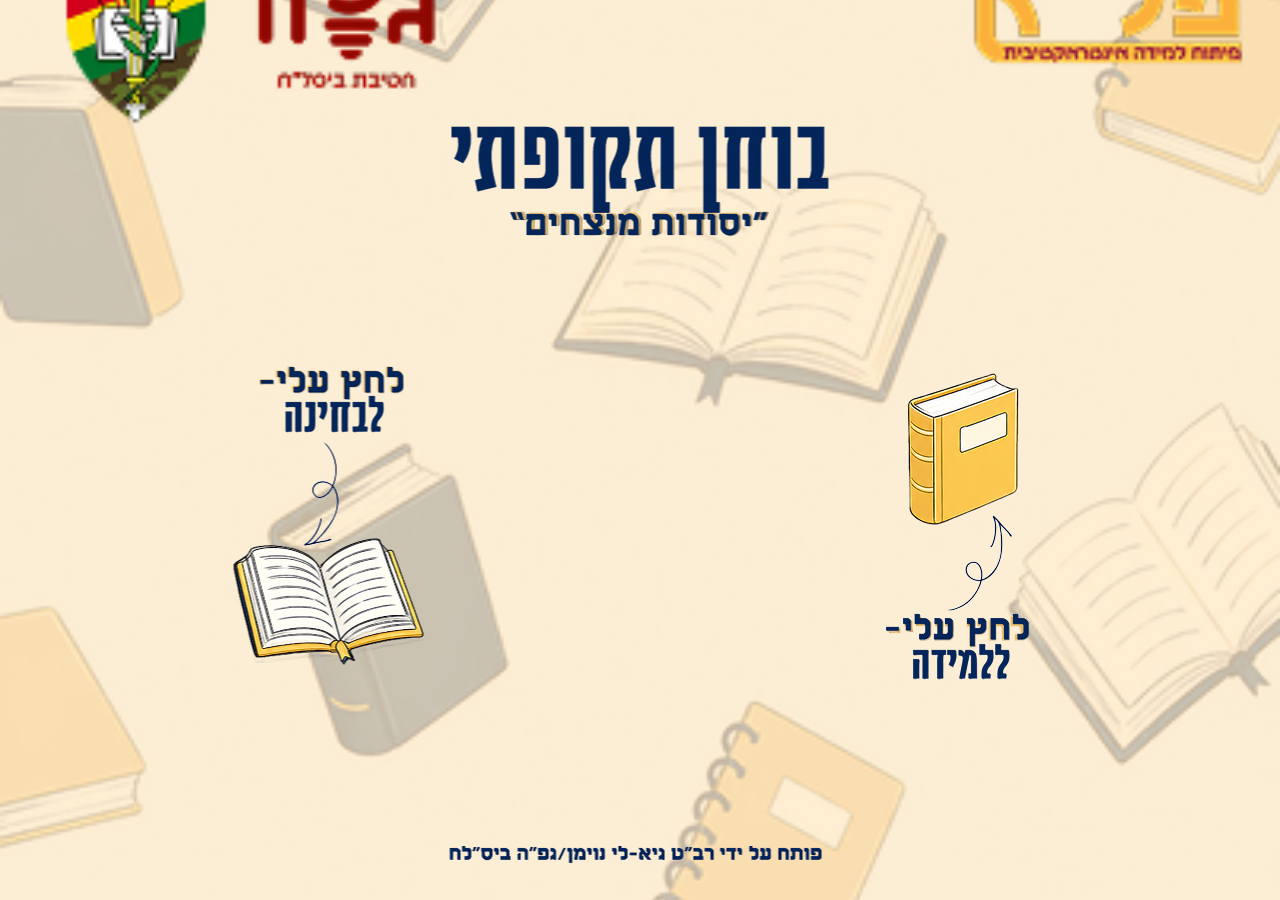
<file: index.html>
<!DOCTYPE html>
<html lang="en">
<head>
  <meta charset="UTF-8">
  <meta name="viewport" content="width=device-width, initial-scale=1.0">
  <title>בוחן ולמידה- יסודות מנצחים</title>
  <link rel="stylesheet" href="index.css">
</head>
<body>
    <img class="navbar" src="assets/elements/logos.png" alt="icon 1">
    <img class="title" src="assets/titles/startT.png" alt="icon 1">
    <div class="buttonS" onclick="goToS()">
    <img src="assets/buttons/toStudy.png" alt="start button">
  </div>
  <div class="buttonT" onclick="goToT()">
    <img src="assets/buttons/toTest.png" alt="start button">
  </div>
        <img class="byGuylee" src="assets/elements/byGuylee.png" alt="icon 1">


</body>
<!-- <script src="https://cdn.jsdelivr.net/npm/@emailjs/browser@4/dist/email.min.js"></script>
<script>
  emailjs.init("EpaOeeO37lgg5m9SS");
</script> -->
<script>  
function goToS() {
    window.location.href = "study.html";
}
function goToT() {
    window.location.href = "ps.html";
}
</script> 
</html>
</file>
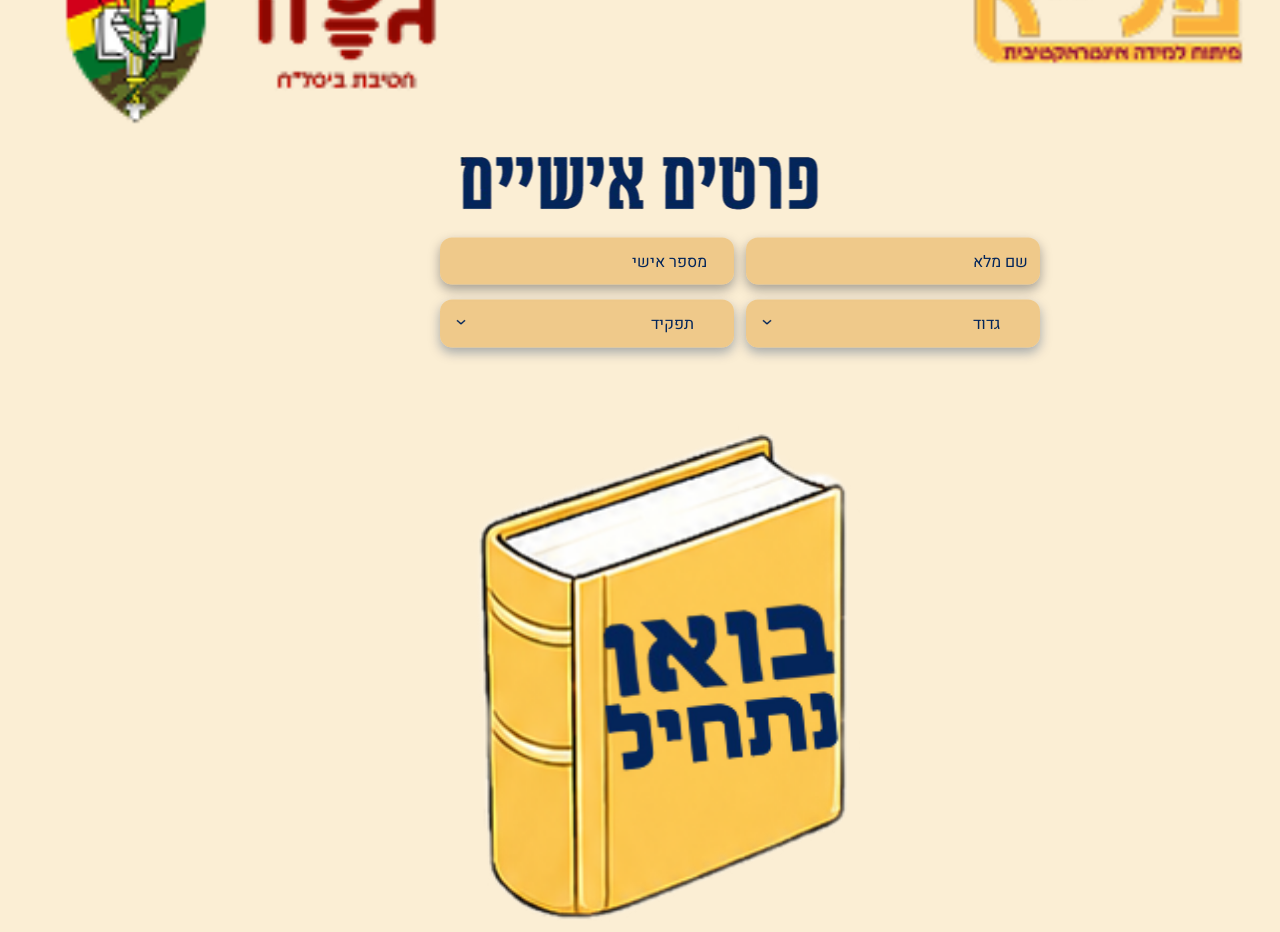
<file: ps.html>
<!DOCTYPE html>
<html lang="en">
<head>
  <meta charset="UTF-8">
  <meta name="viewport" content="width=device-width, initial-scale=1.0">
  <title>בוחן ולמידה- יסודות מנצחים</title>
  <link rel="stylesheet" href="index.css">
</head>
<body>
    <img class="navbar" src="assets/elements/logos.png" alt="icon 1">
    <img class="title" src="assets/titles/personalnfoT.png" alt="icon 1">
<form class="userForm" id="userForm">

    <div class="topInputs">
        <input type="number" id="personalNumber" placeholder="מספר אישי" required>
        <input type="text" id="fullName" placeholder="שם מלא" required>
        
    </div>

<div class="dropdownRow">

  <div class="dropdown" id="roleDropdown">
    <div class="dropdownSelected">תפקיד</div>
    <div class="dropdownList">
      <div class="dropdownItem">מ"כ</div>
      <div class="dropdownItem">מ"פ</div>
      <div class="dropdownItem">מ"מ</div>
      <div class="dropdownItem">קה"ד/ית</div>
      <div class="dropdownItem">משה"ד</div>
    </div>
  </div>

  <div class="dropdown" id="branchDropdown">
    <div class="dropdownSelected">גדוד</div>
    <div class="dropdownList">
      <div class="dropdownItem">17</div>
      <div class="dropdownItem">450</div>
      <div class="dropdownItem">906</div>
    </div>
  </div>

</div>
    <!-- הספר = כפתור -->
    <img src="assets/buttons/startBtn.png" class="bookSubmit"  onclick="submitForm()">

</form>

<script src="main.js"></script>
</body>
<!-- <script src="https://cdn.jsdelivr.net/npm/@emailjs/browser@4/dist/email.min.js"></script>
<script>
  emailjs.init("EpaOeeO37lgg5m9SS");
</script> -->
<script>  

</script> 
<style>
    body {
    background-image: url("assets/backgrounds/plainBg.png");
}
</style>
</html>
</file>
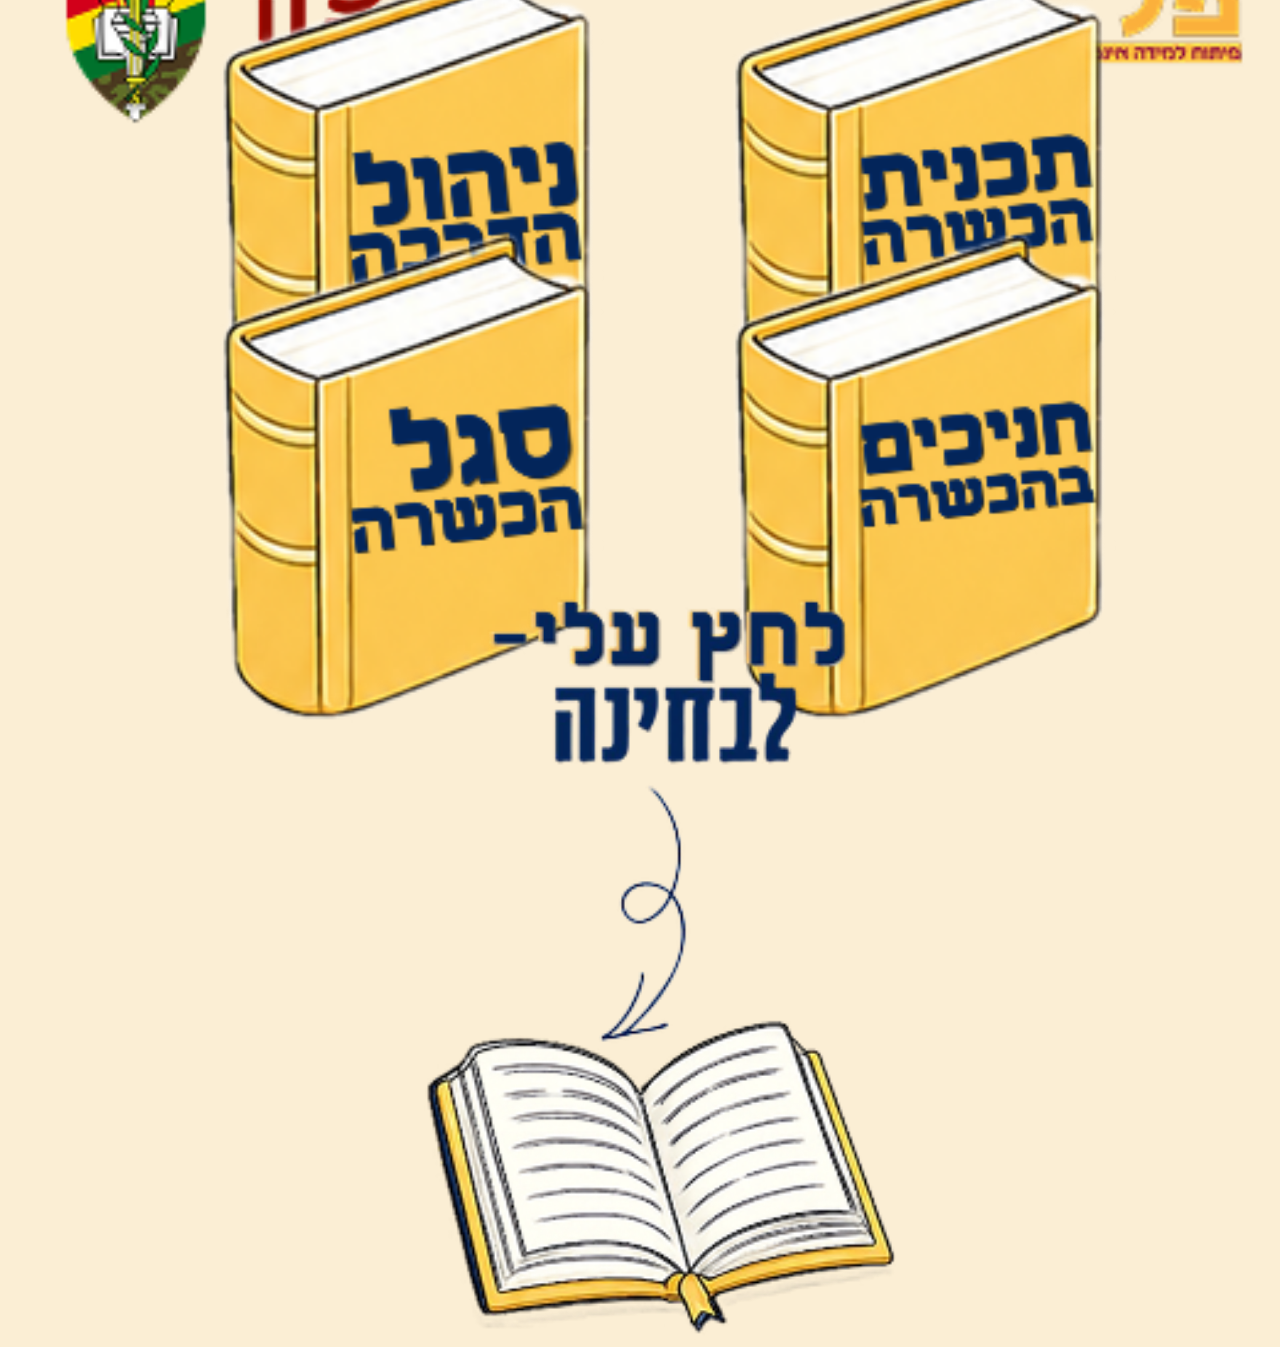
<file: study.html>
<!DOCTYPE html>
<html lang="en">
<head>
  <meta charset="UTF-8">
  <meta name="viewport" content="width=device-width, initial-scale=1.0">
  <title>בוחן ולמידה- יסודות מנצחים</title>
  <link rel="stylesheet" href="index.css">
</head>
<body>
    <img class="navbar" src="assets/elements/logos.png" alt="icon 1">
      <img class="sub1" src="assets/buttons/sub1.png" alt="icon 1">
    <img class="sub2" src="assets/buttons/sub2.png" alt="icon 1">
    <img class="sub3" src="assets/buttons/sub3.png" alt="icon 1">
    <img class="sub4" src="assets/buttons/sub4.png" alt="icon 1">


<div class="test" onclick="goToTest()">
    <img src="assets/buttons/toTest.png" alt="start button">
  </div>

<script src="main2.js"></script>
</body>
<!-- <script src="https://cdn.jsdelivr.net/npm/@emailjs/browser@4/dist/email.min.js"></script>
<script>
  emailjs.init("EpaOeeO37lgg5m9SS");
</script> -->
<script>  
function goToTest() {
    window.location.href = "ps.html";
}
</script> 
<style>
    body {
    background-image: url("assets/backgrounds/plainBg.png");
}
</style>
</html>
</file>
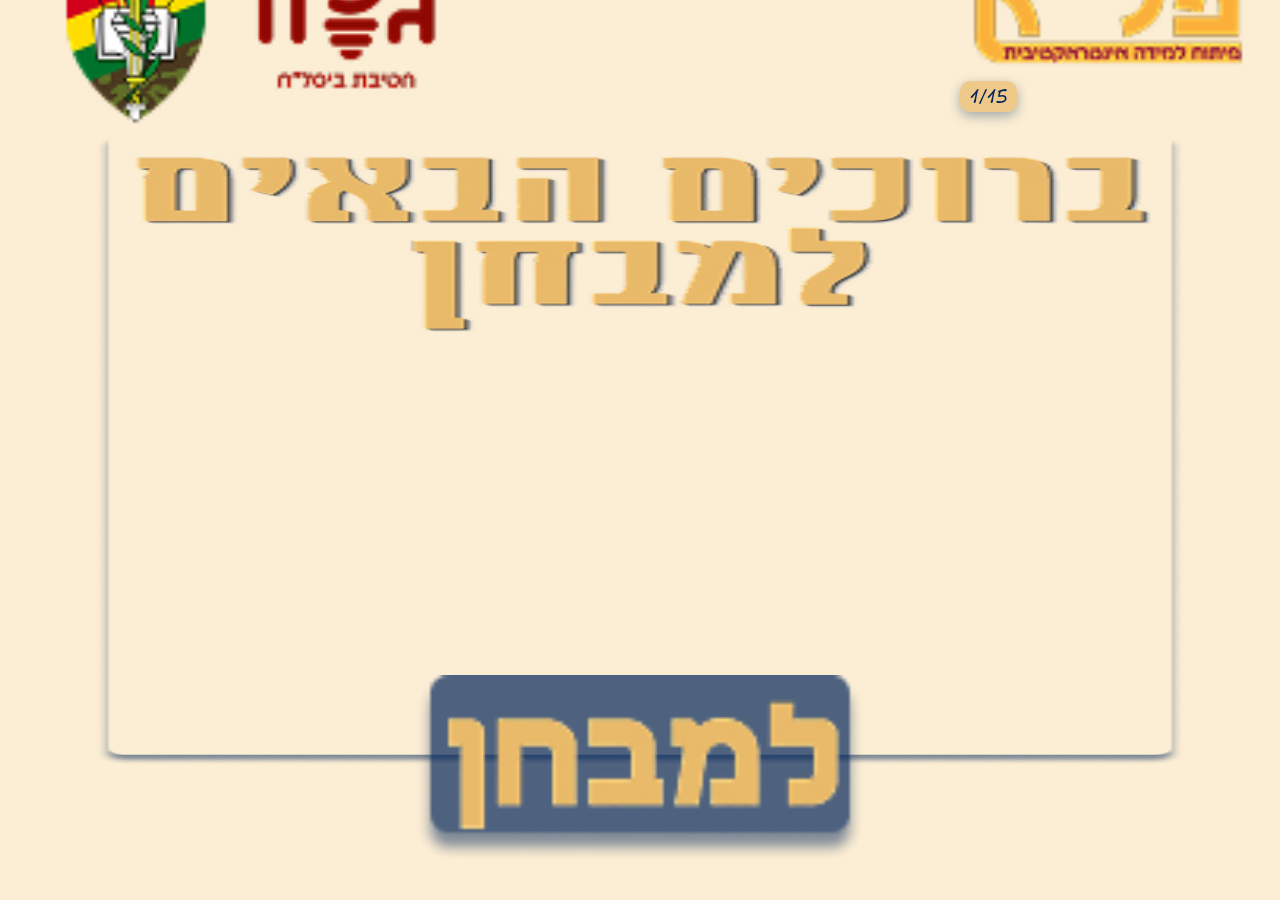
<file: test.html>
<!DOCTYPE html>
<html lang="he">
<head>
  <meta charset="UTF-8">
  <meta name="viewport" content="width=device-width, initial-scale=1.0">
  <title>בוחן ולמידה- יסודות מנצחים</title>

  <link rel="stylesheet" href="index.css">
</head>

<body>

    <img class="navbar" src="assets/elements/logos.png" alt="icon 1">

    <!-- overlay כהה -->
    <div id="overlay" class="overlay"></div>

    <!-- POPUP -->
    <div id="popup" class="popup">

        <img class="popUpbg" src="assets/elements/popUpBG.png" alt="popup bg">

        <p id="popupText" class="popUpText"></p>

        <img 
            class="popUpClose" 
            src="assets/buttons/popUpClose.png" 
            alt="close"
            onclick="closePopup()"
        >

    </div>
 <!-- question counter -->
<div class="questionCounter">
    <span id="currentQuestion">1</span>/<span id="totalQuestions">15</span>
</div>

<!-- question -->
<h1 class="questionTitle" id="questionText">
    השאלה
</h1>

<!-- answers -->
<div class="answersContainer" id="answersContainer"></div>

<!-- next button -->
 <!-- <div class="nextBtn" onclick="nextQuestion()">
    <img src="assets/buttons/nextBtn.png"  alt="start button">
  </div> -->
<script src="main.js"></script>


<script>

const userData = JSON.parse(localStorage.getItem("userData"));

const role = userData.role;

const quiz = quizData[role];

openPopup(quiz.popupText);

</script>

<style>

    body {
    background-image: url("assets/backgrounds/plainBg.png");
}


</style>

</body>
<!-- <script src="https://cdn.jsdelivr.net/npm/@emailjs/browser@4/dist/email.min.js"></script>
<script>
  emailjs.init("EpaOeeO37lgg5m9SS");
</script> -->
</html>
</file>
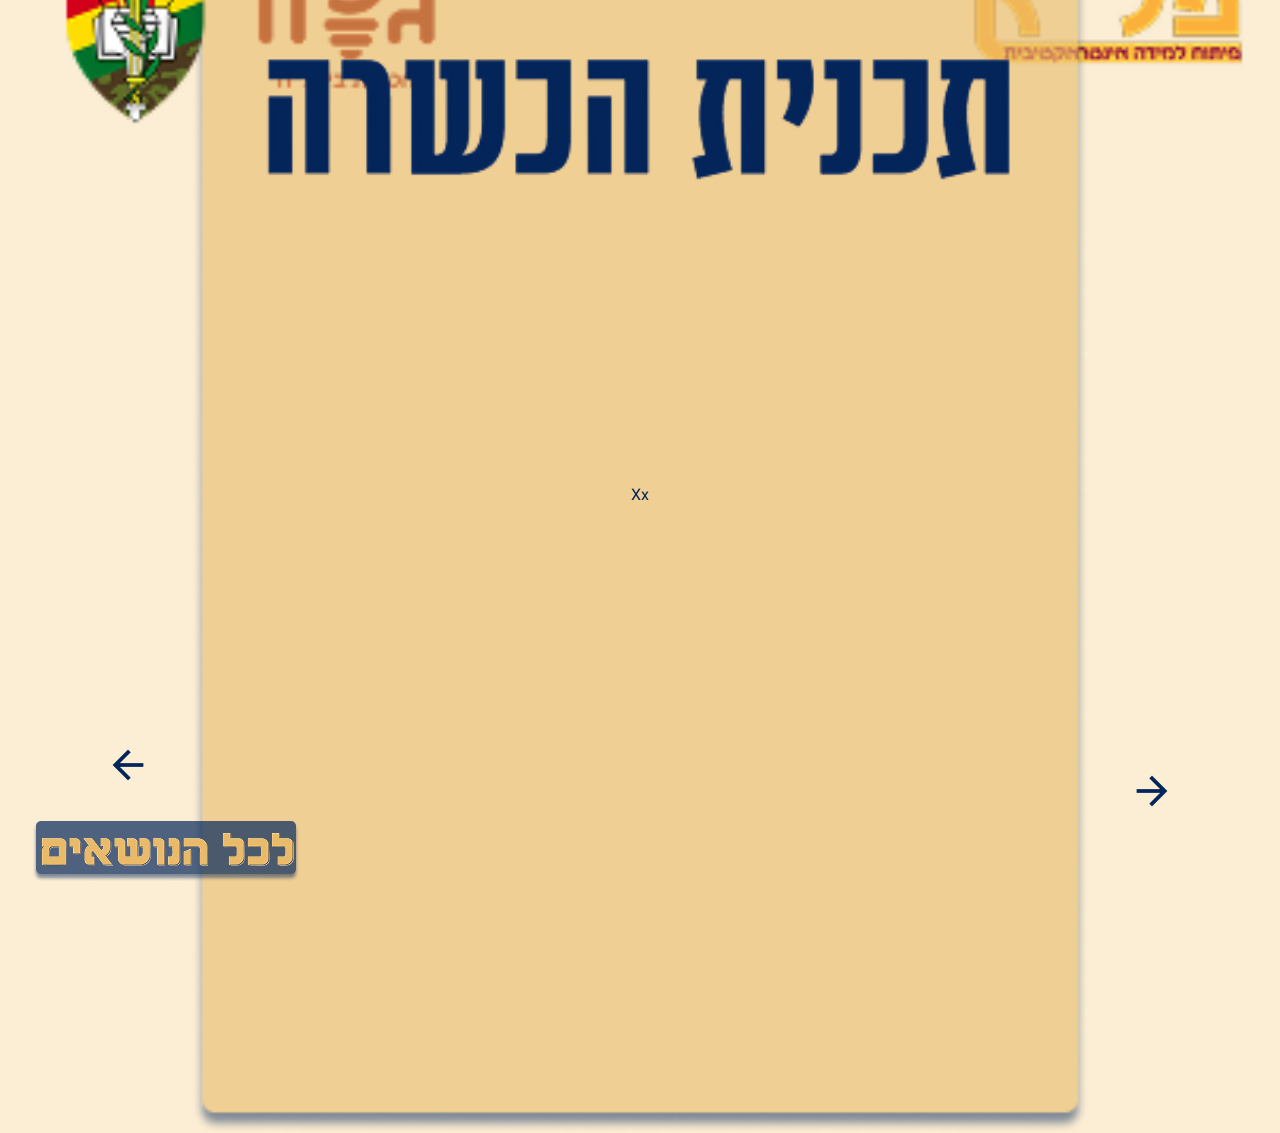
<file: text.html>
<!DOCTYPE html>
<html lang="en">
<head>
  <meta charset="UTF-8">
  <meta name="viewport" content="width=device-width, initial-scale=1.0">
  <title>בוחן ולמידה- יסודות מנצחים</title>
  <link rel="stylesheet" href="index.css">
</head>
<body>
    <img class="navbar" src="assets/elements/logos.png" alt="icon 1">
    <img class="textBg" src="assets/backgrounds/testBg.png" alt="icon 1">
    <img class="forwordBtn" src="assets/buttons/forwordBtn.png" alt="icon 1">
    <img class="backBtn" src="assets/buttons/backBtn.png" alt="icon 1">
    <img class="title" src="assets/titles/sub1.png" alt="icon 1">
    <div class="innerTitle"></div>
    <div class="options"></div>
    <div class="text">Xx</div>
<div class="allSub" onclick="allSub()">
    <img src="assets/buttons/Group 67.png" alt="start button">
  </div>

<script src="main2.js"></script>
</body>
<!-- <script src="https://cdn.jsdelivr.net/npm/@emailjs/browser@4/dist/email.min.js"></script>
<script>
  emailjs.init("EpaOeeO37lgg5m9SS");
</script> -->
<script>  
function goToTest() {
    window.location.href = "ps.html";
}
function allSub() {
    window.location.href = "study.html";
}
</script> 
<style>
    body {
    background-image: url("assets/backgrounds/plainBg.png");
}

.title{
    position: absolute;
    position: absolute;
    top: 13%;
    left: 50%;
    width: 60vw;
    transform: translate(-50%, -50%);
}
</style>
</html>
</file>
<file: index.css>
body {
    margin: 0;
    min-height: 100vh;
    background-image: url("assets/backgrounds/startBg.png");
    background-size: cover;
    background-position: center;
    background-repeat: no-repeat;
    direction: ltr;
    font-family: "yarden";
}

/* ---------------- FONT ---------------- */
@font-face {
    font-family: "yarden";
    src: url("assets/font/Heebo-VariableFont_wght.ttf");
}

@font-face {
    font-family: "BOLD";
    src: url("assets/font/gadi-almog-regular-aaa.otf");
} 

.navbar {
    position: absolute;
    top: 5%;
    left: 50%;
    width: 95%;
    transform: translate(-50%, -50%);
}

.title {
    position: absolute;
    top: 20%;
    left: 50%;
    transform: translate(-50%, -50%);
}

.byGuylee{
    position: absolute;
    top:95%;
    left: 50%;
    transform: translate(-50%, -50%);
    z-index: 1000000;
}

.buttonT {
    cursor: pointer;
    position: absolute;
    top: 40%;
    left: 25%;
    transform: translate(-50%);
    -webkit-tap-highlight-color: transparent;
    user-select: none;
    touch-action: manipulation;
    transition: transform 0.3s ease, filter 0.3s ease;
}

.buttonT:hover {
    transform: translateX(-50%) scale(1.1);
    filter: drop-shadow(0 0 12px rgba(255, 255, 255, 0.8));
}

.buttonT:active {
    transform: translateX(-50%) scale(0.95);
}

.buttonS {
    cursor: pointer;
    position: absolute;
    top: 40%;
    left: 75%;
    transform: translate(-50%);
    -webkit-tap-highlight-color: transparent;
    user-select: none;
    touch-action: manipulation;
    transition: transform 0.3s ease, filter 0.3s ease;
}

.buttonS:hover {
    transform: translateX(-50%) scale(1.1);
    filter: drop-shadow(0 0 12px rgba(255, 255, 255, 0.8));
}

.buttonS:active {
    transform: translateX(-50%) scale(0.95);
}

.button {
    cursor: pointer;
    position: absolute;
    top: 60%;
    left: 50%;
    transform: translate(-50%);
    -webkit-tap-highlight-color: transparent;
    user-select: none;
    touch-action: manipulation;
    transition: transform 0.3s ease, filter 0.3s ease;
}

.button:hover {
    transform: translateX(-50%) scale(1.1);
    filter: drop-shadow(0 0 12px rgba(255, 255, 255, 0.8));
}

.button:active {
    transform: translateX(-50%) scale(0.95);
}

.userForm{
    position: absolute;
    top: 65%;
    left: 50%;
    transform: translate(-50%, -50%);
    font-family: "yarden";

    width: 100vw;
    max-width: 400px;

    display: flex;
    flex-direction: column;
    align-items: center;
    gap: 15px;
}

.topInputs{
    display: flex;
    gap: 12px;

    width: 95vw;
    max-width: 600px;   /* חשוב לרספונסיביות */

    margin: 0 auto;     /* מרכז אופקית */
}

/* input */
.userForm input{
    flex: 1;
    height: 5vh;
    border: none;
    border-radius: 12px;

    background-color: rgba(234, 186, 107, 0.7); /* ✅ 70% */
    color: #03255A;

    padding-right: 12px;
    text-align: right; /* ✅ כתיבה מימין */

    font-family: "yarden";
    font-size: 1rem;
    box-shadow: 0 5px 12px rgba(1, 9, 22, 0.35);
    outline: none;
}

/* placeholder לימין */
.userForm input::placeholder{
    text-align: right;
    color: #03255A;
    opacity: 1;
}

.checkBtn {
    
    border: none;
    border-radius: 12px;

    background-color: rgba(234, 186, 107, 0.7);
    color: #03255A;

    padding: 0 40px 0 15px; /* מקום לחץ */
    text-align: right;

    font-family: "yarden";
    font-size: 1rem;

    box-shadow: 0 5px 12px rgba(3,37,90,0.35);
    outline: none;
    cursor: pointer;
}

/* dropdown */
.userForm select{
    width: 50%;
    height: 45px;

    border: none;
    border-radius: 12px;

    background-color: rgba(234, 186, 107, 0.7);
    color: #03255A;

    padding: 0 40px 0 15px; /* מקום לחץ */
    text-align: right;

    font-family: "yarden";
    font-size: 1rem;

    box-shadow: 0 5px 12px rgba(3,37,90,0.35);
    outline: none;
    cursor: pointer;

    /* ❗ מבטל לגמרי עיצוב דפדפן */
    appearance: none;
    -webkit-appearance: none;
    -moz-appearance: none;

    /* ❗ מסיר outline בפוקוס בדפדפנים מסוימים */
    border: none;
}

/* ❗ מסיר קו שחור בפוקוס (הכי חשוב) */
.userForm select:focus{
    outline: none;
    box-shadow: 0 5px 14px rgba(3,37,90,0.5);
}

/* חץ custom */
.userForm select{
    background-image: url("assets/elements/dropDown.png");
    background-repeat: no-repeat;
    background-position: left 10px center;
    background-size: 10vw;
        border-radius: 12px;
    overflow: hidden; /* עוזר לעיגול */
} 

/* עוטף את ה-dropdown */
.selectWrapper{
    position: relative;
    width: 55%;
}

/* החץ */
.selectWrapper::after{
    content: "⌄";
    position: absolute;
    right: 12px;
    top: 50%;
    transform: translateY(-50%);
    pointer-events: none;

    color: #03255A;
    font-size: 18px;
} 
/* hover עדין */
.userForm select:hover{
    box-shadow: 0 6px 14px rgba(3,37,90,0.5);
}
.dropdownRow{
    display: flex;
    gap: 12px;

    width: 95vw;
    max-width: 600px;

    margin: 0 auto;
}

/* כל dropdown יתפוס חצי */
.dropdown{
    flex: 1;
}

/* הספר */
.bookSubmit{
    width: 40vw;
    margin-top: 40px;
    cursor: pointer;
    transition: 0.3s;
}

.bookSubmit:hover{
    transform: scale(1.08);
}

.bookSubmit:active{
    transform: scale(0.95);
}

.userForm input:focus,
.userForm select:focus{
    box-shadow: 0 0 0 2px rgba(3,37,90,0.2);
}

/* dropdown container */
/* dropdown container */
.dropdown {
  width: 50%;
  position: relative;
}

.dropdownSelected {
  width: 100%;
  padding: 12px 40px 12px 20px; /* מקום לחץ משמאל */

  border-radius: 12px;
  box-sizing: border-box;

  background: rgba(234, 186, 107, 0.7);
  color: #03255A;

  direction: left;              /* 🔥 הכי חשוב */
  text-align: left;

  font-size: 1rem;
  font-family: "yarden";

  box-shadow: 0 5px 12px rgba(3,37,90,0.35);

  cursor: pointer;

  display: flex;
  align-items: center;
  justify-content: flex-end;   /* 🔥 דוחף הכל לימין */

  position: relative;
}

/* החץ משמאל */
.dropdownSelected::after{
    content: ""; /* ❗ חובה */

    position: absolute;
    left: 12px; /* 👈 צד שמאל */
    top: 50%;
    transform: translateY(-50%);

    width: 18px;
    height: 18px;

    background-image: url("assets/elements/dropDown.png");
    background-size: contain;
    background-repeat: no-repeat;

    pointer-events: none;
}

/* רשימה */
.dropdownList {
  display: none;
  position: absolute;
  top: 110%;
  left: 0;

  width: 100%;
  background: rgba(234, 186, 107, 0.95);

  border-radius: 12px;
  overflow: hidden;
  z-index: 100;
}

/* פריט */
.dropdownItem {
  padding: 12px;
  cursor: pointer;

  text-align: right;
  color: #03255A;
  font-family: "yarden";
}

/* hover */
.dropdownItem:hover {
  background: #03255A;
  color: #EABA6B;
}

.sub1, .sub2, .sub3, .sub4, .sub5 {
    position: absolute;
    transform: translate(-50%, -50%);
    width: 40vw;

    cursor: pointer;
    -webkit-tap-highlight-color: transparent;
    user-select: none;
    touch-action: manipulation;

    transition: transform 0.15s ease, filter 0.15s ease;
}

.sub1:active,
.sub2:active,
.sub3:active,
.sub4:active,
.sub5:active {
    transform: translate(-50%, -50%) scale(0.92); /* 👈 התכווצות */
    filter: brightness(0.85); /* 👈 כהה קצת */
}

.sub1:active,
.sub2:active,
.sub3:active,
.sub4:active,
.sub5:active {
    transform: translate(-50%, -50%) scale(0.9);
    filter: brightness(0.8);
} 
.sub1 {
    position: absolute;
    top: 22%;
    left: 70%;
    transform: translate(-50%, -50%);
    width: 40vw;
}

.sub2 {
    position: absolute;
    top: 22%;
    left: 30%;
    transform: translate(-50%, -50%);
    width: 40vw;
}

.sub3 {
    position: absolute;
    top: 52%;
    left: 70%;
    transform: translate(-50%, -50%);
   width: 40vw;
}

.sub4 {
    position: absolute;
    top: 52%;
    left: 30%;
    transform: translate(-50%, -50%);
    width: 40vw;
}

.sub5 {
    position: absolute;
    top: 85%;
    left: 70%;
    transform: translate(-50%, -50%);
    width: 32vw;
}

.test {
    cursor: pointer;
    position: absolute;
    top: 65%;
    left: 50%;
    transform: translate(-50%);
    -webkit-tap-highlight-color: transparent;
    user-select: none;
    touch-action: manipulation;
    transition: transform 0.3s ease, filter 0.3s ease;
}

.test:hover {
    transform: translateX(-50%) scale(1.1);
    filter: drop-shadow(0 0 12px rgba(255, 255, 255, 0.8));
}

.test:active {
    transform: translateX(-50%) scale(0.95);
}

.test img {
    width: 40vw;
}

.popUpbg {
    position: absolute;
    top: 50%;
    left: 50%;
    z-index: 1000;
    transform: translate(-50%, -50%);
}

.popUpClose {
    position: absolute;
    top: 80%;
    left: 50%;
    z-index: 10000;
    transform: translate(-50%, -50%);
}

.overlay {
    position: fixed;
    top: 0;
    left: 0;
    width: 100%;
    height: 100%;

    background: rgba(0,0,0,0.6);
    z-index: 999;
}

.popup {
    position: fixed;
    top: 50%;
    left: 50%;

    transform: translate(-50%, -50%);
    z-index: 1000;
}

/* הרקע שלך */
.popUpbg {
    width: 85vw;
    height: 70vh;
}

/* טקסט על התמונה */
.popUpText {
    position: absolute;
    top: 3vh;
    left: 50%;
    transform: translate(-50%, -50%);
    direction: rtl;
    width: 75vw;
    text-align: center;
    z-index: 10000000;
    font-family: "yarden";
    color: #03255A;
    font-size: 1.2rem;
}

/* כפתור סגירה כתמונה */
.popUpClose {
    position: absolute;
    top: 25vh;
    left: 50%;
    transform: translateX(-50%);

    width: 35vw;

    cursor: pointer;
    transition: 0.2s;
}

.popUpClose:active {
    transform: translateX(-50%) scale(0.9);
}

.allSub {
    position: absolute;
    position: absolute;
    top: 95%;
    left: 50%;
    cursor: pointer;
    width: 95%;
    transform: translate(-50%, -50%);
}

.forwordBtn {
    position: absolute;
    position: absolute;
    top: 85%;
    left: 10%;
    cursor: pointer;
    transform: translate(-50%, -50%);
}

.backBtn {
    position: absolute;
    position: absolute;
    top: 85%;
    left: 90%;
    cursor: pointer;
    transform: translate(-50%, -50%);
}

.textBg {
    position: absolute;
    position: absolute;
    top: 56%;
    left: 50%;
    width: 70vw;
    transform: translate(-50%, -50%);
}

.text {
    position: absolute;
    text-align: center;
    top: 55%;
    left: 50%;
    width: 68vw;
    transform: translate(-50%, -50%);
    font-family: "yarden";
    color: #03255A;
    font-size: 1rem;
    font-weight: 400;
    direction: rtl;
}

.innerTitle {
    position: absolute;
    text-align: center;
    top: 21%;
    left: 50%;
    width: 100vw;
    transform: translate(-50%, -50%);
    font-family: "BOLD";
    color: #03255A;
    font-size: 1.5rem;
    direction: rtl;
}

.options {
  position: absolute;
  top: 30%;
  left: 50%;
  transform: translateX(-50%);
  display: flex;
  gap: 20px;
  flex-wrap: wrap;
  justify-content: center;
}

.options button {
  background: #FBEED4;
    color: #03255A;

  border: none;              /* מוריד מסגרת */
  outline: none;             /* מוריד outline */
  box-shadow: none;          /* מוריד הילה/צל */
  width: 60vw;
  border-radius: 14px;
  /* padding: 12px 24px; */
  font-size: 1.2rem;
  font-family: "BOLD";
  direction: rtl;
  cursor: pointer;
  transition: all 0.3s ease;
}

.options button:hover {
  background: rgba(234, 186, 107, 0.9);
  color: #03255A;
}


.questionCounter {
    position: absolute;
    top: 9%;
    left: 75%;
    background-color: rgba(234, 186, 107, 0.7);
    color: #03255A;
    padding: 5px 10px;
    border-radius: 10px;
    font-size: 1.3rem;

    font-family: "BOLD";
    box-shadow: 0 4px 12px rgba(3, 37, 90, 0.35);
}

/* title */
.questionTitle {
    position: absolute;
    text-align: center;
    margin-top: 16vh;
      left: 50%;
  transform: translateX(-50%);
    color: #03255A;
    font-family: "BOLD";
    width: 95vw;
    row-gap: 1vh;
    font-weight: lighter;
    font-size: 1.4rem;
    direction: rtl;
}

/* answers */
.answersContainer {
    position: absolute;
    width: 100vw;
    top: 35vh;
    display: flex;
    flex-direction: column;
    align-items: center;
    font-family: "yarden";
    gap: 4vh;
}


/* button */
.answerBtn {
    width: 87vw;
    height: 9vh;
    background-color: rgba(234, 186, 107, 0.7);
    color: #03255A;
    border: none;
    transition: 0.3s;
    font-size: 1rem;
    direction: rtl;

}
.answersContainer button {
    border-radius: 16px;        /* פינות מעוגלות */
    box-shadow: 0 4px 10px rgba(0, 0, 0, 0.2);  /* צל */
    border: none;              /* מוריד מסגרת ברירת מחדל */
    padding:5px 10px;
    cursor: pointer;
    transition: all 0.3s ease;
}

/* אפקט מעבר נחמד כשעוברים עם עכבר */
.answersContainer button:hover {
    transform: translateY(-2px);
    box-shadow: 0 6px 14px rgba(0, 0, 0, 0.25);
}

/* correct */
.correct {
background-color: rgba(3, 90, 16, 0.5);
    color: rgb(255, 246, 227);
}

/* wrong */
.wrong {
background-color: rgba(163, 11, 13, 0.5);
    color: rgb(255, 246, 227);
}

/* disable clicks */
.disabled {
    pointer-events: none;
}

/* next button */
.nextBtn img{
    position: absolute;
    top: 83%;
    left: 3%;
    width: 22vw;
    cursor: pointer;
}

.smallQuestion {
    font-size:1rem;

}

.answerBtn.selected {
    color: #111;
    border: 2px solid white;
    transform: scale(1.03);
    position: relative;
}

/* וי קטן */
.answerBtn.selected::after {
    position: absolute;
    top: 8px;
    left: 12px;

    width: 26px;
    height: 26px;

    border-radius: 50%;

    color: #03255A;

    display: flex;
    align-items: center;
    justify-content: center;

    font-weight: bold;
    font-size: 1rem;
}

/* =========================
   OVERLAY
========================= */

#overlay {
    position: fixed;
    inset: 0;
    background: rgba(0,0,0,0.7);
    z-index: 998;
    display: none;
}

/* =========================
   END POPUP
========================= */

.endPopup {
    position: fixed;

    top: 50%;
    left: 50%;

    transform: translate(-50%, -50%);

    width: 40vw;

    background-image: url("assets/backgrounds/popupBg.png");
    background-size: cover;
    background-position: center;

    border-radius: 2vw;

    padding: 3vw;

    z-index: 999;

    display: flex;
    flex-direction: column;
    align-items: center;
    justify-content: center;

    text-align: center;

    animation: popupAnim 0.4s ease;
}

.popupTitleImg {
    width: 18vw;
    margin-bottom: 1vw;
}

.endTitle {
    color: white;
    font-size: 2vw;
    margin-bottom: 1vw;
}

.endScore {
    color: white;
    font-size: 1.5vw;
    line-height: 2.5vw;
}

.endScore span {
    font-size: 2.3vw;
    font-family: "BOLD";
    color: #FFD54A;
}

.backBtn {
    margin-top: 2vw;

    background: none;
    border: none;

    cursor: pointer;
}

.backBtn img {
    width: 10vw;

    transition: 0.3s;
}

.backBtn img:hover {
    transform: scale(1.05);
}

@keyframes popupAnim {

    from {
        opacity: 0;
        transform: translate(-50%, -45%);
    }

    to {
        opacity: 1;
        transform: translate(-50%, -50%);
    }
}

.endText span {
    color: #03255A;
    font-size: 3rem;
    font-family: "BOLD";
}

.popUpTextEnd {
    position: absolute;
    top: 0vh;
    left: 50%;
    transform: translate(-50%, -50%);
    direction: rtl;
    width: 80vw;
    text-align: center;
    z-index: 10000000;
   color: #03255A;
    font-size: 2rem;
    font-family: "BOLD";
}

.retryText {
    position: absolute;
    top: 17vh;
    left: 50%;
    transform: translateX(-50%);
    z-index: 1000000000000;
    font-size: 1rem;
    font-family: "yarden";
 width: 85vw;
    color: #03255A;

    text-align: center;
}
</file>
